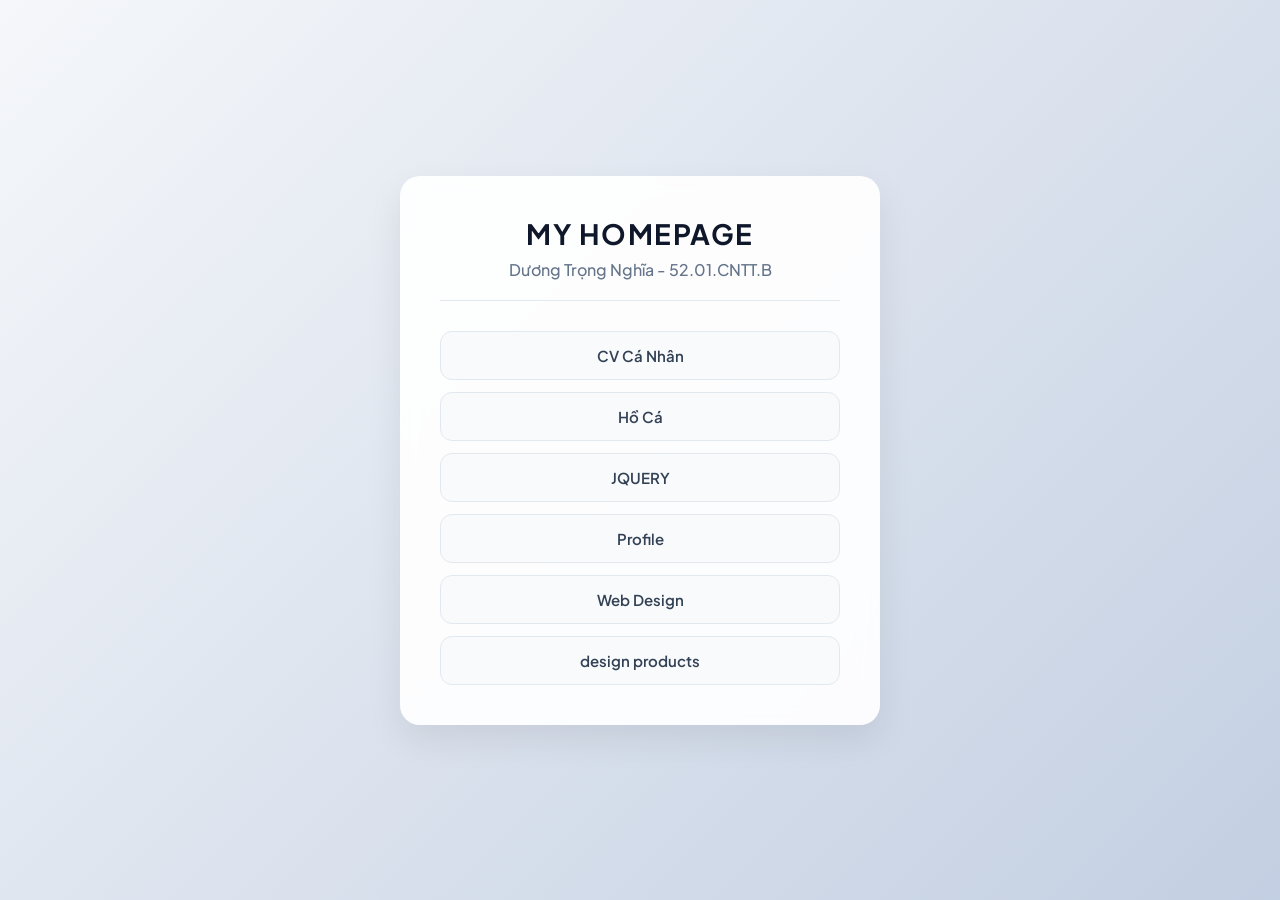
<file: index.html>
<!DOCTYPE html>
<html lang="vi">
<head>
    <meta charset="UTF-8">
    <meta name="viewport" content="width=device-width, initial-scale=1.0">
    <title>My Homepage - Dương Trọng Nghĩa</title>
    <link rel="preconnect" href="https://fonts.googleapis.com">
    <link rel="preconnect" href="https://fonts.gstatic.com" crossorigin>
    <link href="https://fonts.googleapis.com/css2?family=Plus+Jakarta+Sans:wght@400;500;600;700&display=swap" rel="stylesheet">
    
    <style>
        * {
            box-sizing: border-box;
            margin: 0;
            padding: 0;
        }

        body {
            font-family: 'Plus Jakarta Sans', sans-serif;
            background: linear-gradient(135deg, #f5f7fa 0%, #c3cfe2 100%);
            min-height: 100vh;
            display: flex;
            justify-content: center;
            align-items: center;
            padding: 20px;
            color: #1e293b;
        }

        .container {
            background: rgba(255, 255, 255, 0.92);
            backdrop-filter: blur(10px);
            padding: 40px;
            border-radius: 20px;
            box-shadow: 0 15px 35px rgba(0, 0, 0, 0.08);
            width: 100%;
            max-width: 480px;
            text-align: center;
        }

        h1 {
            font-size: 28px;
            font-weight: 700;
            letter-spacing: 1.5px;
            color: #0f172a;
            margin-bottom: 8px;
        }

        h2 {
            font-size: 16px;
            font-weight: 500;
            color: #64748b;
            margin-bottom: 30px;
            padding-bottom: 20px;
            border-bottom: 1px solid #e2e8f0;
        }

        ul {
            list-style: none;
            display: flex;
            flex-direction: column;
            gap: 12px;
        }

        li a {
            display: block;
            text-decoration: none;
            background-color: #f8fafc;
            color: #334155;
            font-weight: 600;
            font-size: 15px;
            padding: 14px 20px;
            border-radius: 12px;
            border: 1px solid #e2e8f0;
            transition: all 0.25s ease;
        }

        li a:hover {
            background-color: #2563eb;
            color: #ffffff;
            border-color: #2563eb;
            transform: translateY(-2px);
            box-shadow: 0 6px 15px rgba(37, 99, 235, 0.25);
        }
    </style>
</head>
<body>
    <div class="container">
        <h1>MY HOMEPAGE</h1>
        <h2>Dương Trọng Nghĩa - 52.01.CNTT.B</h2>
        <ul>
            <li><a href="CV/cv.html">CV Cá Nhân</a></li>
            <li><a href="aquarium/hoca.html">Hồ Cá</a></li>
            <li><a href="JQUERY/JQUERY.html">JQUERY</a></li>
            <li><a href="profile/profile.html">Profile</a></li>
            <li><a href="responsive  web design/webdesign.html">Web Design</a></li>
            <li><a href="design products/tksp.html">design products</a></li>
        </ul>
    </div>
</body>
</html>
</file>
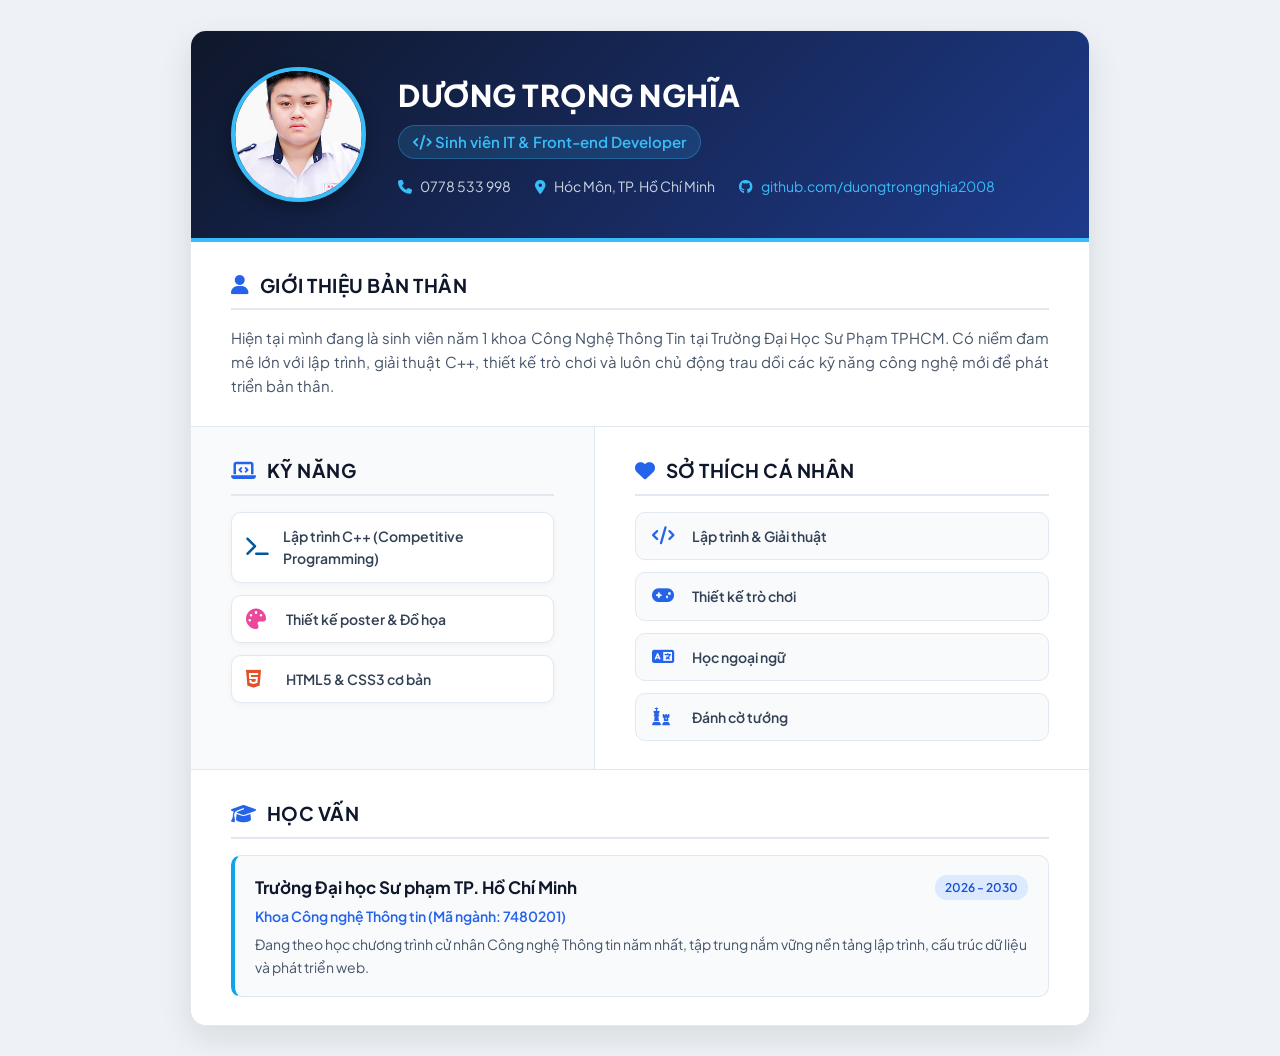
<file: CV cá nhân/index.html>
<!DOCTYPE html>
<html lang="vi">
<head>
    <meta charset="UTF-8">
    <meta name="viewport" content="width=device-width, initial-scale=1.0">
    <title>CV - Dương Trọng Nghĩa | Front-end Developer</title>
    
    <link rel="preconnect" href="https://fonts.googleapis.com">
    <link rel="preconnect" href="https://fonts.gstatic.com" crossorigin>
    <link href="https://fonts.googleapis.com/css2?family=Plus+Jakarta+Sans:wght@400;500;600;700;800&display=swap" rel="stylesheet">
    
    
    <link rel="stylesheet" href="https://cdnjs.cloudflare.com/ajax/libs/font-awesome/6.5.1/css/all.min.css">
    
    
    <link rel="stylesheet" href="style.css">
</head>
<body>

    <div class="cv-container">
        
        <header class="cv-header">
            <div class="avatar-box">
               
                <img src="ảnh.jpg" alt=" Dương Trọng Nghĩa">
            </div>
            <div class="header-info">
                <h1>DƯƠNG TRỌNG NGHĨA</h1>
                <p class="job-title"><i class="fa-solid fa-code"></i> Sinh viên IT &amp; Front-end Developer</p>
                
                <div class="contact-list">
                    <span><i class="fa-solid fa-phone"></i> 0778 533 998</span>
                    <span><i class="fa-solid fa-location-dot"></i> Hóc Môn, TP. Hồ Chí Minh</span>
                    <span><i class="fa-brands fa-github"></i> <a href="https://github.com/duongtrongnghia2008/duongtrongnghia.github.io" target="_blank">github.com/duongtrongnghia2008</a></span>
                </div>
            </div>
        </header>

        
        <section class="cv-section about-section">
            <h2 class="section-title"><i class="fa-solid fa-user"></i> Giới thiệu bản thân</h2>
            <p class="about-text">
                Hiện tại mình đang là sinh viên năm 1 khoa Công Nghệ Thông Tin tại Trường Đại Học Sư Phạm TPHCM. Có niềm đam mê lớn với lập trình, giải thuật C++, thiết kế trò chơi và luôn chủ động trau dồi các kỹ năng công nghệ mới để phát triển bản thân.
            </p>
        </section>

        
        <div class="two-columns">
            
            <section class="cv-section skills-col">
                <h2 class="section-title"><i class="fa-solid fa-laptop-code"></i> Kỹ năng</h2>
                <ul class="skill-list">
                    <li>
                        <i class="fa-solid fa-terminal icon-cpp"></i>
                        <span>Lập trình C++ (Competitive Programming)</span>
                    </li>
                    <li>
                        <i class="fa-solid fa-palette icon-design"></i>
                        <span>Thiết kế poster &amp; Đồ họa</span>
                    </li>
                    <li>
                        <i class="fa-brands fa-html5 icon-html"></i>
                        <span>HTML5 &amp; CSS3 cơ bản</span>
                    </li>
                </ul>
            </section>

          
            <section class="cv-section exp-col">
                <h2 class="section-title"><i class="fa-solid fa-heart"></i> Sở thích cá nhân</h2>
                
                <div class="hobby-grid">
                    <div class="hobby-item">
                        <i class="fa-solid fa-code"></i>
                        <span>Lập trình &amp; Giải thuật</span>
                    </div>
                    <div class="hobby-item">
                        <i class="fa-solid fa-gamepad"></i>
                        <span>Thiết kế trò chơi</span>
                    </div>
                    <div class="hobby-item">
                        <i class="fa-solid fa-language"></i>
                        <span>Học ngoại ngữ</span>
                    </div>
                    <div class="hobby-item">
                        <i class="fa-solid fa-chess"></i>
                        <span>Đánh cờ tướng</span>
                    </div>
                </div>
            </section>
        </div>

    
        <section class="cv-section education-section">
            <h2 class="section-title"><i class="fa-solid fa-graduation-cap"></i> Học vấn</h2>
            <div class="edu-card">
                <div class="item-header">
                    <h3>Trường Đại học Sư phạm TP. Hồ Chí Minh</h3>
                    <span class="badge-time">2026 - 2030</span>
                </div>
                <p class="role-name">Khoa Công nghệ Thông tin (Mã ngành: 7480201)</p>
                <p class="item-desc">Đang theo học chương trình cử nhân Công nghệ Thông tin năm nhất, tập trung nắm vững nền tảng lập trình, cấu trúc dữ liệu và phát triển web.</p>
            </div>
        </section>
    </div>

</body>
</html>
</file>
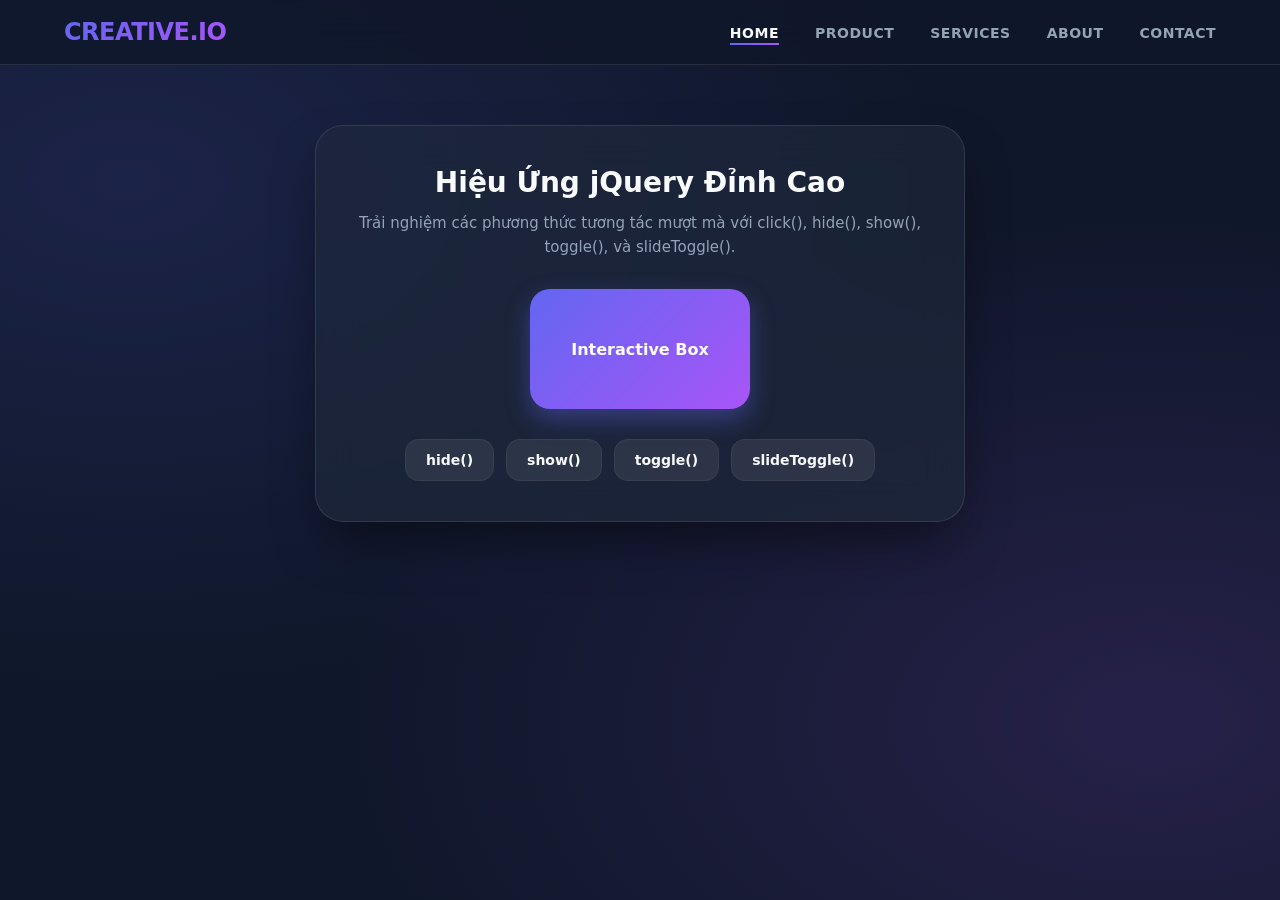
<file: JQUERY/index.html>
<!DOCTYPE html>
<html lang="vi">
<head>
    <meta charset="UTF-8">
    <meta name="viewport" content="width=device-width, initial-scale=1.0">
    <title>Creative Interactive Menu - jQuery</title>
    <script src="https://code.jquery.com/jquery-3.7.1.min.js"></script>
    <style>
        :root {
            --primary-gradient: linear-gradient(135deg, #6366f1 0%, #a855f7 100%);
            --bg-page: #0f172a;
            --card-bg: rgba(30, 41, 59, 0.7);
            --text-main: #f8fafc;
            --text-muted: #94a3b8;
            --accent: #818cf8;
        }

        * {
            margin: 0;
            padding: 0;
            box-sizing: border-box;
            font-family: 'Inter', system-ui, -apple-system, sans-serif;
        }

        body {
            background-color: var(--bg-page);
            color: var(--text-main);
            min-height: 100vh;
            background-image: 
                radial-gradient(at 10% 20%, rgba(99, 102, 241, 0.15) 0px, transparent 50%),
                radial-gradient(at 90% 80%, rgba(168, 85, 247, 0.15) 0px, transparent 50%);
        }

        header {
            background: rgba(15, 23, 42, 0.8);
            backdrop-filter: blur(16px);
            -webkit-backdrop-filter: blur(16px);
            border-bottom: 1px solid rgba(255, 255, 255, 0.1);
            position: sticky;
            top: 0;
            z-index: 100;
        }

        .nav-container {
            max-width: 1200px;
            margin: 0 auto;
            padding: 18px 24px;
            display: flex;
            justify-content: space-between;
            align-items: center;
        }

        .logo {
            font-size: 24px;
            font-weight: 900;
            background: var(--primary-gradient);
            -webkit-background-clip: text;
            -webkit-text-fill-color: transparent;
            letter-spacing: -0.5px;
        }


        #menuButton {
            display: none;
            background: var(--primary-gradient);
            color: #fff;
            border: none;
            padding: 10px 16px;
            border-radius: 12px;
            font-size: 15px;
            font-weight: 700;
            cursor: pointer;
            box-shadow: 0 4px 15px rgba(99, 102, 241, 0.4);
            transition: transform 0.2s;
        }

        #menuButton:active {
            transform: scale(0.95);
        }

       
        #menu {
            display: flex;
            list-style: none;
            gap: 36px;
        }

        #menu li a {
            text-decoration: none;
            color: var(--text-muted);
            font-weight: 600;
            font-size: 14px;
            letter-spacing: 0.5px;
            position: relative;
            transition: color 0.3s;
        }

        #menu li a::after {
            content: '';
            position: absolute;
            width: 0;
            height: 2px;
            bottom: -4px;
            left: 0;
            background: var(--primary-gradient);
            transition: width 0.3s ease;
        }

        #menu li a:hover,
        #menu li a.active {
            color: var(--text-main);
        }

        #menu li a:hover::after,
        #menu li a.active::after {
            width: 100%;
        }

        
        .content {
            max-width: 650px;
            margin: 60px auto;
            padding: 40px;
            background: var(--card-bg);
            backdrop-filter: blur(20px);
            border: 1px solid rgba(255, 255, 255, 0.1);
            border-radius: 28px;
            box-shadow: 0 25px 50px -12px rgba(0, 0, 0, 0.5);
            text-align: center;
        }

        .content h1 {
            font-size: 28px;
            margin-bottom: 12px;
            font-weight: 800;
        }

        .content p {
            color: var(--text-muted);
            font-size: 15px;
            margin-bottom: 30px;
            line-height: 1.6;
        }

        .demo-box {
            width: 220px;
            height: 120px;
            background: var(--primary-gradient);
            color: #fff;
            margin: 0 auto 30px;
            display: flex;
            align-items: center;
            justify-content: center;
            border-radius: 20px;
            font-weight: 700;
            font-size: 16px;
            box-shadow: 0 10px 25px rgba(99, 102, 241, 0.4);
        }

        .btn-group {
            display: flex;
            gap: 12px;
            justify-content: center;
            flex-wrap: wrap;
        }

        .btn-group button {
            padding: 12px 20px;
            border: none;
            border-radius: 14px;
            background: rgba(255, 255, 255, 0.08);
            color: var(--text-main);
            font-weight: 600;
            font-size: 14px;
            cursor: pointer;
            border: 1px solid rgba(255, 255, 255, 0.05);
            transition: all 0.3s ease;
        }

        .btn-group button:hover {
            background: rgba(255, 255, 255, 0.15);
            border-color: var(--accent);
            transform: translateY(-2px);
        }

       
        @media screen and (max-width: 768px) {
            #menuButton {
                display: block; 
            }

            #menu {
                display: none; 
                flex-direction: column;
                width: 100%;
                background: rgba(15, 23, 42, 0.95);
                backdrop-filter: blur(20px);
                position: absolute;
                top: 73px;
                left: 0;
                padding: 24px 0;
                border-bottom: 1px solid rgba(255, 255, 255, 0.1);
                text-align: center;
                gap: 20px;
            }

            #menu li a {
                font-size: 16px;
            }
        }
    </style>
</head>
<body>


    <header>
        <div class="nav-container">
            <div class="logo">CREATIVE.IO</div>
            
        
            <button id="menuButton">☰ MENU</button>

           
            <ul id="menu">
                <li><a href="#" class="active">HOME</a></li>
                <li><a href="#">PRODUCT</a></li>
                <li><a href="#">SERVICES</a></li>
                <li><a href="#">ABOUT</a></li>
                <li><a href="#">CONTACT</a></li>
            </ul>
        </div>
    </header>


    <section class="content">
        <h1>Hiệu Ứng jQuery Đỉnh Cao</h1>
        <p>Trải nghiệm các phương thức tương tác mượt mà với <code>click()</code>, <code>hide()</code>, <code>show()</code>, <code>toggle()</code>, và <code>slideToggle()</code>.</p>
        
        <div class="demo-box" id="box">Interactive Box</div>

        <div class="btn-group">
            <button id="btnHide">hide()</button>
            <button id="btnShow">show()</button>
            <button id="btnToggle">toggle()</button>
            <button id="btnSlide">slideToggle()</button>
        </div>
    </section>


    <script>
        $(document).ready(function () {
           
            $("#menuButton").click(function () {
                $("#menu").slideToggle(300);
            });

          
            $("#btnHide").click(function () {
                $("#box").hide(300);
            });

            $("#btnShow").click(function () {
                $("#box").show(300);
            });

            $("#btnToggle").click(function () {
                $("#box").toggle(300);
            });

            $("#btnSlide").click(function () {
                $("#box").slideToggle(300);
            });
        });
    </script>

</body>
</html>
</file>
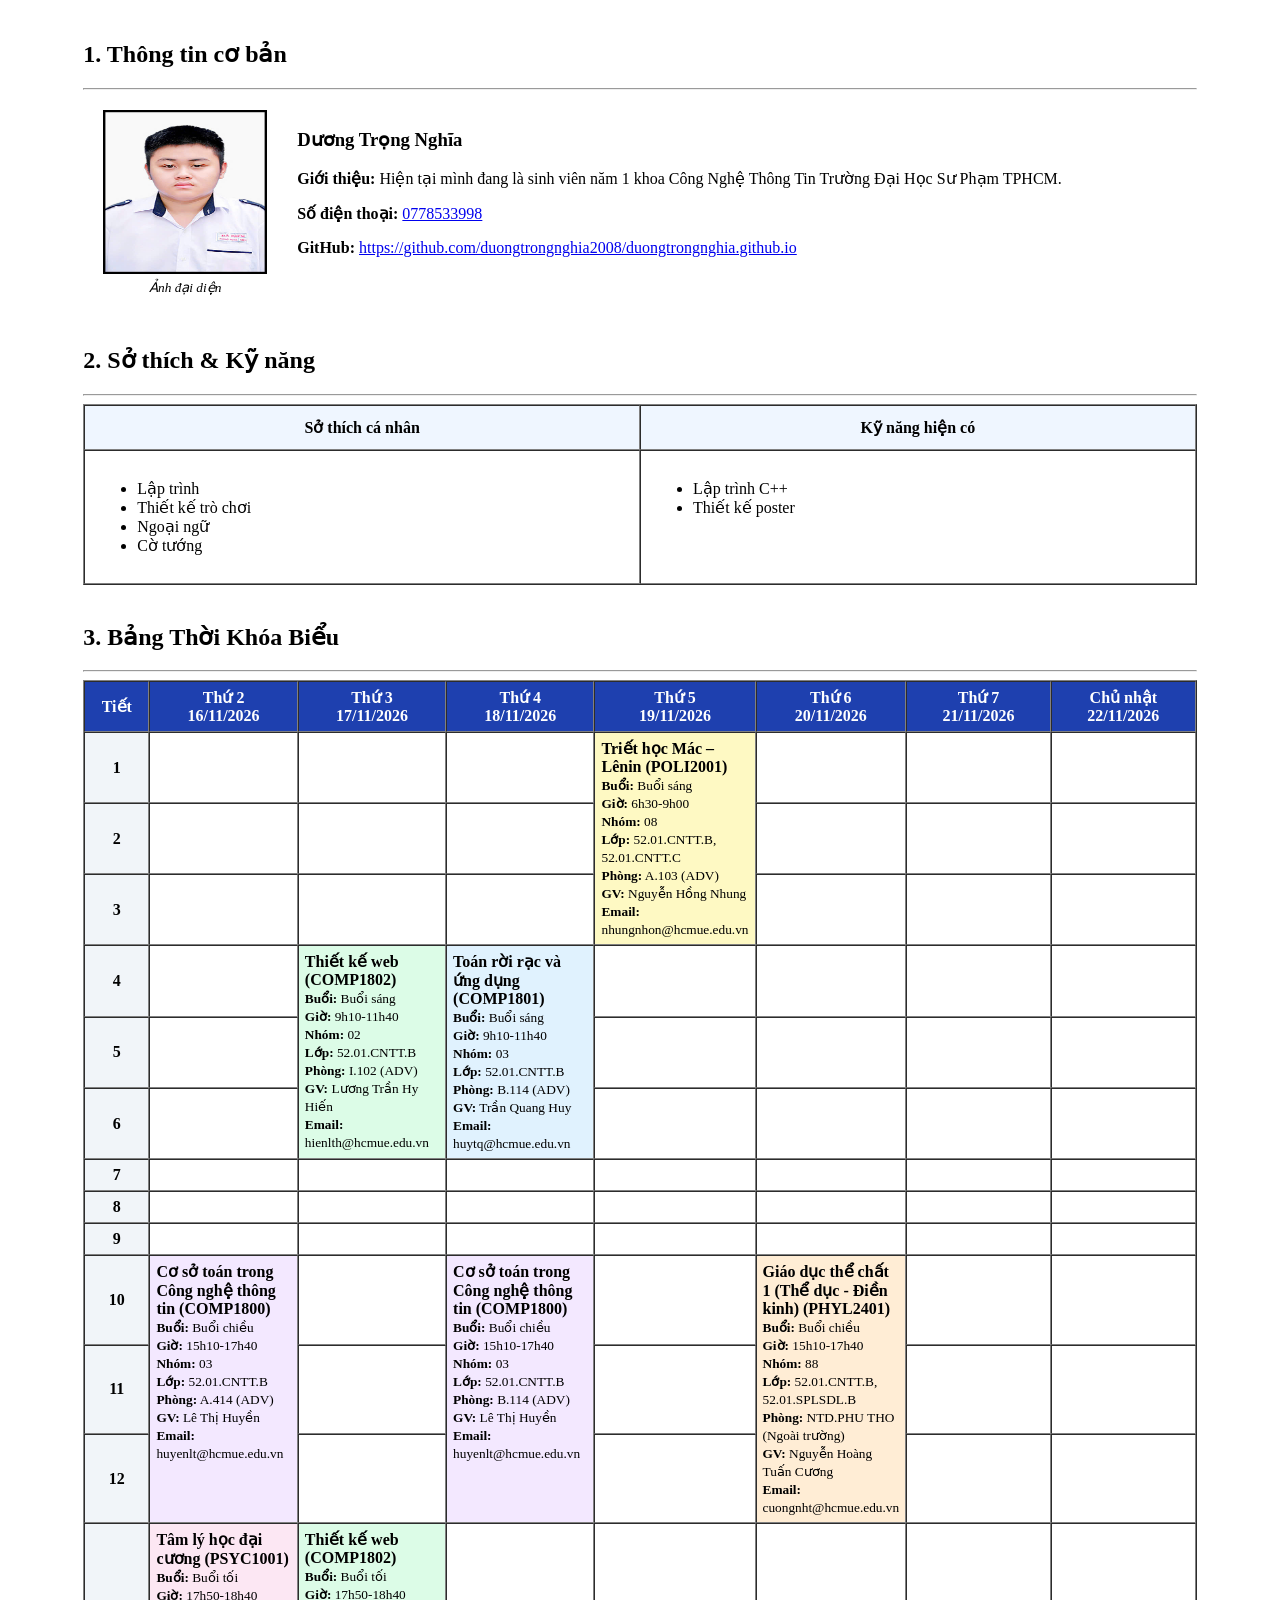
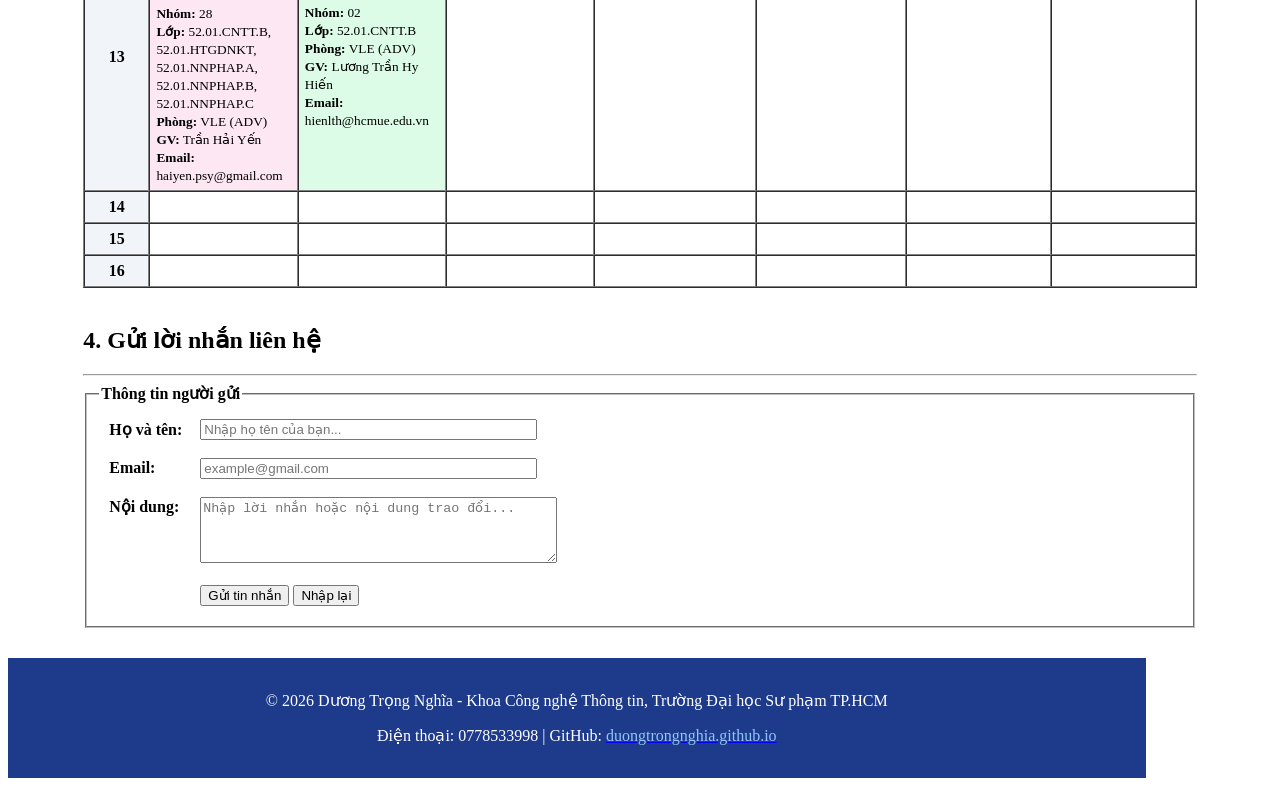
<file: profile cá nhân/index.html>
<!DOCTYPE html>
<html>
    <head>
        <table width="90%" align="center" border="0" cellpadding="10" bgcolor="#ffffff">
            <tr>
                <td>

                    <section id="gioi-thieu">
                        <h2>1. Thông tin cơ bản</h2>
                        <hr>
                        <article>
                            <table width="100%" border="0" cellpadding="10">
                                <tr>
                                    <td width="180" align="center" valign="top">

                                        <img src="photo.jpg" alt="Dương Trọng Nghĩa" width="160" height="160" border="2">
                                        <br><small><i>Ảnh đại diện</i></small>
                                    </td>
                                    <td valign="top">
                                        <h3>Dương Trọng Nghĩa</h3>
                                        <p><b>Giới thiệu:</b> Hiện tại mình đang là sinh viên năm 1 khoa Công Nghệ Thông Tin Trường Đại Học Sư Phạm TPHCM.</p>
                                        <p><b>Số điện thoại:</b> <a href="tel:0778533998">0778533998</a></p>
                                        <p><b>GitHub:</b> <a href="https://github.com/duongtrongnghia2008/duongtrongnghia.github.io" target="_blank">https://github.com/duongtrongnghia2008/duongtrongnghia.github.io</a></p>
                                    </td>
                                </tr>
                            </table>
                        </article>
                    </section>

                    <br>


                    <section id="so-thich-ky-nang">
                        <h2>2. Sở thích &amp; Kỹ năng</h2>
                        <hr>
                        <table width="100%" border="1" cellpadding="12" cellspacing="0">
                            <tr bgcolor="#eff6ff">
                                <th width="50%">Sở thích cá nhân</th>
                                <th width="50%">Kỹ năng hiện có</th>
                            </tr>
                            <tr>
                                <td valign="top">
                                    <article>
                                        <ul>
                                            <li>Lập trình</li>
                                            <li>Thiết kế trò chơi</li>
                                            <li>Ngoại ngữ</li>
                                            <li>Cờ tướng</li>
                                        </ul>
                                    </article>
                                </td>
                                <td valign="top">
                                    <article>
                                        <ul>
                                            <li>Lập trình C++</li>
                                            <li>Thiết kế poster</li>
                                        </ul>
                                    </article>
                                </td>
                            </tr>
                        </table>
                    </section>

                    <br>

                    <section id="thoi-khoa-bieu">
                        <h2>3. Bảng Thời Khóa Biểu </h2>
                        <hr>
                        <article>
                            <table width="100%" border="1" cellpadding="6" cellspacing="0">
                                <thead>
                                    <tr bgcolor="#1e40af">
                                        <th width="6%"><font color="#ffffff">Tiết</font></th>
                                        <th width="13.4%"><font color="#ffffff">Thứ 2<br>16/11/2026</font></th>
                                        <th width="13.4%"><font color="#ffffff">Thứ 3<br>17/11/2026</font></th>
                                        <th width="13.4%"><font color="#ffffff">Thứ 4<br>18/11/2026</font></th>
                                        <th width="13.4%"><font color="#ffffff">Thứ 5<br>19/11/2026</font></th>
                                        <th width="13.4%"><font color="#ffffff">Thứ 6<br>20/11/2026</font></th>
                                        <th width="13.4%"><font color="#ffffff">Thứ 7<br>21/11/2026</font></th>
                                        <th width="13.4%"><font color="#ffffff">Chủ nhật<br>22/11/2026</font></th>
                                    </tr>
                                </thead>
                                <tbody>
                                 
                                    <tr>
                                        <td align="center" bgcolor="#f1f5f9"><b>1</b></td>
                                        <td></td>
                                        <td></td>
                                        <td></td>
                                        <td rowspan="3" valign="top" bgcolor="#fef9c3">
                                            <b>Triết học Mác – Lênin (POLI2001)</b><br>
                                            <small>
                                                <b>Buổi:</b> Buổi sáng<br>
                                                <b>Giờ:</b> 6h30-9h00<br>
                                                <b>Nhóm:</b> 08<br>
                                                <b>Lớp:</b> 52.01.CNTT.B, 52.01.CNTT.C<br>
                                                <b>Phòng:</b> A.103 (ADV)<br>
                                                <b>GV:</b> Nguyễn Hồng Nhung<br>
                                                <b>Email:</b> nhungnhon@hcmue.edu.vn
                                            </small>
                                        </td>
                                        <td></td>
                                        <td></td>
                                        <td></td>
                                    </tr>
                                    <tr>
                                        <td align="center" bgcolor="#f1f5f9"><b>2</b></td>
                                        <td></td>
                                        <td></td>
                                        <td></td>
                                        <td></td>
                                        <td></td>
                                        <td></td>
                                    </tr>
                                    <tr>
                                        <td align="center" bgcolor="#f1f5f9"><b>3</b></td>
                                        <td></td>
                                        <td></td>
                                        <td></td>
                                        <td></td>
                                        <td></td>
                                        <td></td>
                                    </tr>
                                    <tr>
                                        <td align="center" bgcolor="#f1f5f9"><b>4</b></td>
                                        <td></td>
                                        <td rowspan="3" valign="top" bgcolor="#dcfce7">
                                            <b>Thiết kế web (COMP1802)</b><br>
                                            <small>
                                                <b>Buổi:</b> Buổi sáng<br>
                                                <b>Giờ:</b> 9h10-11h40<br>
                                                <b>Nhóm:</b> 02<br>
                                                <b>Lớp:</b> 52.01.CNTT.B<br>
                                                <b>Phòng:</b> I.102 (ADV)<br>
                                                <b>GV:</b> Lương Trần Hy Hiến<br>
                                                <b>Email:</b> hienlth@hcmue.edu.vn
                                            </small>
                                        </td>
                                        <td rowspan="3" valign="top" bgcolor="#e0f2fe">
                                            <b>Toán rời rạc và ứng dụng (COMP1801)</b><br>
                                            <small>
                                                <b>Buổi:</b> Buổi sáng<br>
                                                <b>Giờ:</b> 9h10-11h40<br>
                                                <b>Nhóm:</b> 03<br>
                                                <b>Lớp:</b> 52.01.CNTT.B<br>
                                                <b>Phòng:</b> B.114 (ADV)<br>
                                                <b>GV:</b> Trần Quang Huy<br>
                                                <b>Email:</b> huytq@hcmue.edu.vn
                                            </small>
                                        </td>
                                        <td></td>
                                        <td></td>
                                        <td></td>
                                        <td></td>
                                    </tr>
                                    <tr>
                                        <td align="center" bgcolor="#f1f5f9"><b>5</b></td>
                                        <td></td>
                                        <td></td>
                                        <td></td>
                                        <td></td>
                                        <td></td>
                                    </tr>
                                    <tr>
                                        <td align="center" bgcolor="#f1f5f9"><b>6</b></td>
                                        <td></td>
                                        <td></td>
                                        <td></td>
                                        <td></td>
                                        <td></td>
                                    </tr>

                                    
                                    <tr>
                                        <td align="center" bgcolor="#f1f5f9"><b>7</b></td>
                                        <td></td>
                                        <td></td>
                                        <td></td>
                                        <td></td>
                                        <td></td>
                                        <td></td>
                                        <td></td>
                                    </tr>
                                    <tr>
                                        <td align="center" bgcolor="#f1f5f9"><b>8</b></td>
                                        <td></td>
                                        <td></td>
                                        <td></td>
                                        <td></td>
                                        <td></td>
                                        <td></td>
                                        <td></td>
                                    </tr>
                                    <tr>
                                        <td align="center" bgcolor="#f1f5f9"><b>9</b></td>
                                        <td></td>
                                        <td></td>
                                        <td></td>
                                        <td></td>
                                        <td></td>
                                        <td></td>
                                        <td></td>
                                    </tr>

                                    
                                    <tr>
                                        <td align="center" bgcolor="#f1f5f9"><b>10</b></td>
                                        <td rowspan="3" valign="top" bgcolor="#f3e8ff">
                                            <b>Cơ sở toán trong Công nghệ thông tin (COMP1800)</b><br>
                                            <small>
                                                <b>Buổi:</b> Buổi chiều<br>
                                                <b>Giờ:</b> 15h10-17h40<br>
                                                <b>Nhóm:</b> 03<br>
                                                <b>Lớp:</b> 52.01.CNTT.B<br>
                                                <b>Phòng:</b> A.414 (ADV)<br>
                                                <b>GV:</b> Lê Thị Huyền<br>
                                                <b>Email:</b> huyenlt@hcmue.edu.vn
                                            </small>
                                        </td>
                                        <td></td>
                                        <td rowspan="3" valign="top" bgcolor="#f3e8ff">
                                            <b>Cơ sở toán trong Công nghệ thông tin (COMP1800)</b><br>
                                            <small>
                                                <b>Buổi:</b> Buổi chiều<br>
                                                <b>Giờ:</b> 15h10-17h40<br>
                                                <b>Nhóm:</b> 03<br>
                                                <b>Lớp:</b> 52.01.CNTT.B<br>
                                                <b>Phòng:</b> B.114 (ADV)<br>
                                                <b>GV:</b> Lê Thị Huyền<br>
                                                <b>Email:</b> huyenlt@hcmue.edu.vn
                                            </small>
                                        </td>
                                        <td></td>
                                        <td rowspan="3" valign="top" bgcolor="#ffedd5">
                                            <b>Giáo dục thể chất 1 (Thể dục - Điền kinh) (PHYL2401)</b><br>
                                            <small>
                                                <b>Buổi:</b> Buổi chiều<br>
                                                <b>Giờ:</b> 15h10-17h40<br>
                                                <b>Nhóm:</b> 88<br>
                                                <b>Lớp:</b> 52.01.CNTT.B, 52.01.SPLSDL.B<br>
                                                <b>Phòng:</b> NTD.PHU THO (Ngoài trường)<br>
                                                <b>GV:</b> Nguyễn Hoàng Tuấn Cương<br>
                                                <b>Email:</b> cuongnht@hcmue.edu.vn
                                            </small>
                                        </td>
                                        <td></td>
                                        <td></td>
                                    </tr>
                                    <tr>
                                        <td align="center" bgcolor="#f1f5f9"><b>11</b></td>
                                        <td></td>
                                        <td></td>
                                        <td></td>
                                        <td></td>
                                    </tr>
                                    <tr>
                                        <td align="center" bgcolor="#f1f5f9"><b>12</b></td>
                                        <td></td>
                                        <td></td>
                                        <td></td>
                                        <td></td>
                                    </tr>

                                    
                                    <tr>
                                        <td align="center" bgcolor="#f1f5f9"><b>13</b></td>
                                        <td valign="top" bgcolor="#fce7f3">
                                            <b>Tâm lý học đại cương (PSYC1001)</b><br>
                                            <small>
                                                <b>Buổi:</b> Buổi tối<br>
                                                <b>Giờ:</b> 17h50-18h40<br>
                                                <b>Nhóm:</b> 28<br>
                                                <b>Lớp:</b> 52.01.CNTT.B, 52.01.HTGDNKT, 52.01.NNPHAP.A, 52.01.NNPHAP.B, 52.01.NNPHAP.C<br>
                                                <b>Phòng:</b> VLE (ADV)<br>
                                                <b>GV:</b> Trần Hải Yến<br>
                                                <b>Email:</b> haiyen.psy@gmail.com
                                            </small>
                                        </td>
                                        <td valign="top" bgcolor="#dcfce7">
                                            <b>Thiết kế web (COMP1802)</b><br>
                                            <small>
                                                <b>Buổi:</b> Buổi tối<br>
                                                <b>Giờ:</b> 17h50-18h40<br>
                                                <b>Nhóm:</b> 02<br>
                                                <b>Lớp:</b> 52.01.CNTT.B<br>
                                                <b>Phòng:</b> VLE (ADV)<br>
                                                <b>GV:</b> Lương Trần Hy Hiến<br>
                                                <b>Email:</b> hienlth@hcmue.edu.vn
                                            </small>
                                        </td>
                                        <td></td>
                                        <td></td>
                                        <td></td>
                                        <td></td>
                                        <td></td>
                                    </tr>

                                    
                                    <tr>
                                        <td align="center" bgcolor="#f1f5f9"><b>14</b></td>
                                        <td></td>
                                        <td></td>
                                        <td></td>
                                        <td></td>
                                        <td></td>
                                        <td></td>
                                        <td></td>
                                    </tr>
                                    <tr>
                                        <td align="center" bgcolor="#f1f5f9"><b>15</b></td>
                                        <td></td>
                                        <td></td>
                                        <td></td>
                                        <td></td>
                                        <td></td>
                                        <td></td>
                                        <td></td>
                                    </tr>
                                    <tr>
                                        <td align="center" bgcolor="#f1f5f9"><b>16</b></td>
                                        <td></td>
                                        <td></td>
                                        <td></td>
                                        <td></td>
                                        <td></td>
                                        <td></td>
                                        <td></td>
                                    </tr>
                                </tbody>
                            </table>
                        </article>
                    </section>

                    <br>


                    <section id="lien-he">
                        <h2>4. Gửi lời nhắn liên hệ</h2>
                        <hr>
                        <article>
                            <form action="#" method="post">
                                <fieldset>
                                    <legend><b>Thông tin người gửi</b></legend>
                                    <table border="0" cellpadding="8">
                                        <tr>
                                            <td><label for="fullname"><b>Họ và tên:</b></label></td>
                                            <td><input type="text" id="fullname" name="fullname" size="40" placeholder="Nhập họ tên của bạn..." required></td>
                                        </tr>
                                        <tr>
                                            <td><label for="email"><b>Email:</b></label></td>
                                            <td><input type="email" id="email" name="email" size="40" placeholder="example@gmail.com" required></td>
                                        </tr>
                                        <tr>
                                            <td valign="top"><label for="message"><b>Nội dung:</b></label></td>
                                            <td><textarea id="message" name="message" rows="4" cols="42" placeholder="Nhập lời nhắn hoặc nội dung trao đổi..." required></textarea></td>
                                        </tr>
                                        <tr>
                                            <td></td>
                                            <td>
                                                <button type="submit">Gửi tin nhắn</button>
                                                <button type="reset">Nhập lại</button>
                                            </td>
                                        </tr>
                                    </table>
                                </fieldset>
                            </form>
                        </article>
                    </section>
                </td>
            </tr>
        </table>
    </main>

    <br>

    <footer align="center">
        <table width="90%" border="0" cellpadding="15" bgcolor="#1e3a8a">
            <tr>
                <td align="center">
                    <font color="#ffffff">
                        <p>&copy; 2026 Dương Trọng Nghĩa - Khoa Công nghệ Thông tin, Trường Đại học Sư phạm TP.HCM</p>
                        <p>Điện thoại: 0778533998 | GitHub: <a href="https://github.com/duongtrongnghia2008/duongtrongnghia.github.io" target="_blank"><font color="#93c5fd">duongtrongnghia.github.io</font></a></p>
                    </font>
                </td>
            </tr>
        </table>
    </footer>

</body>
</html>
</file>
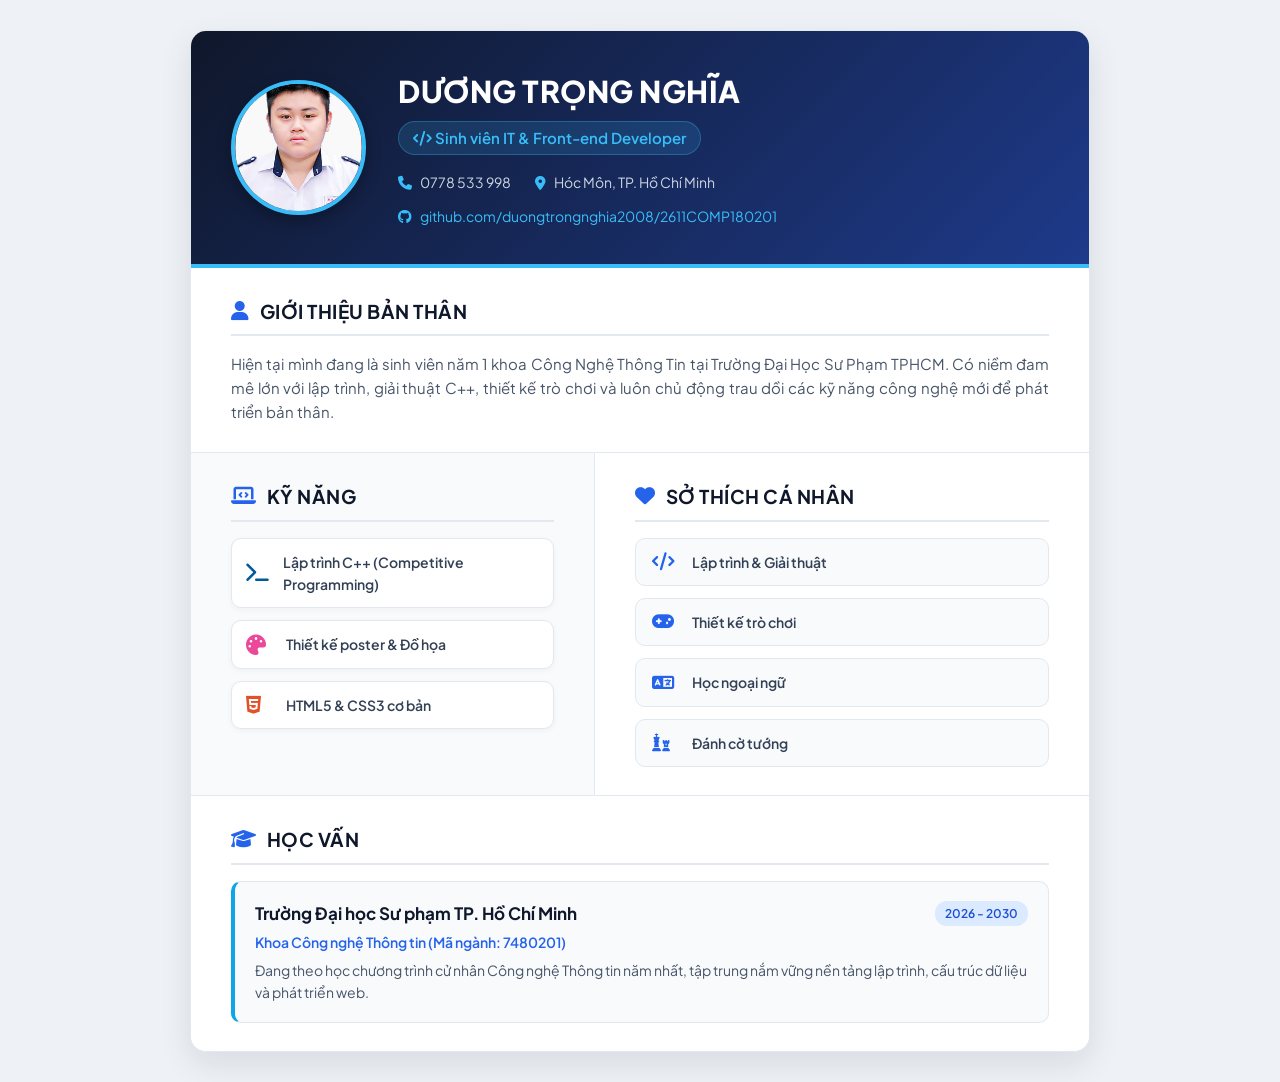
<file: CV/cv.html>
<!DOCTYPE html>
<html lang="vi">
<head>
    <meta charset="UTF-8">
    <meta name="viewport" content="width=device-width, initial-scale=1.0">
    <title>CV - Dương Trọng Nghĩa | Front-end Developer</title>
    
    <link rel="preconnect" href="https://fonts.googleapis.com">
    <link rel="preconnect" href="https://fonts.gstatic.com" crossorigin>
    <link href="https://fonts.googleapis.com/css2?family=Plus+Jakarta+Sans:wght@400;500;600;700;800&display=swap" rel="stylesheet">
    
    
    <link rel="stylesheet" href="https://cdnjs.cloudflare.com/ajax/libs/font-awesome/6.5.1/css/all.min.css">
    
    
    <link rel="stylesheet" href="style.css">
</head>
<body>

    <div class="cv-container">
        
        <header class="cv-header">
            <div class="avatar-box">
               
                <img src="ảnh.jpg" alt=" Dương Trọng Nghĩa">
            </div>
            <div class="header-info">
                <h1>DƯƠNG TRỌNG NGHĨA</h1>
                <p class="job-title"><i class="fa-solid fa-code"></i> Sinh viên IT &amp; Front-end Developer</p>
                
                <div class="contact-list">
                    <span><i class="fa-solid fa-phone"></i> 0778 533 998</span>
                    <span><i class="fa-solid fa-location-dot"></i> Hóc Môn, TP. Hồ Chí Minh</span>
                    <span><i class="fa-brands fa-github"></i> <a href="https://github.com/duongtrongnghia2008/2611COMP180201" target="_blank">github.com/duongtrongnghia2008/2611COMP180201</a></span>
                </div>
            </div>
        </header>

        
        <section class="cv-section about-section">
            <h2 class="section-title"><i class="fa-solid fa-user"></i> Giới thiệu bản thân</h2>
            <p class="about-text">
                Hiện tại mình đang là sinh viên năm 1 khoa Công Nghệ Thông Tin tại Trường Đại Học Sư Phạm TPHCM. Có niềm đam mê lớn với lập trình, giải thuật C++, thiết kế trò chơi và luôn chủ động trau dồi các kỹ năng công nghệ mới để phát triển bản thân.
            </p>
        </section>

        
        <div class="two-columns">
            
            <section class="cv-section skills-col">
                <h2 class="section-title"><i class="fa-solid fa-laptop-code"></i> Kỹ năng</h2>
                <ul class="skill-list">
                    <li>
                        <i class="fa-solid fa-terminal icon-cpp"></i>
                        <span>Lập trình C++ (Competitive Programming)</span>
                    </li>
                    <li>
                        <i class="fa-solid fa-palette icon-design"></i>
                        <span>Thiết kế poster &amp; Đồ họa</span>
                    </li>
                    <li>
                        <i class="fa-brands fa-html5 icon-html"></i>
                        <span>HTML5 &amp; CSS3 cơ bản</span>
                    </li>
                </ul>
            </section>

          
            <section class="cv-section exp-col">
                <h2 class="section-title"><i class="fa-solid fa-heart"></i> Sở thích cá nhân</h2>
                
                <div class="hobby-grid">
                    <div class="hobby-item">
                        <i class="fa-solid fa-code"></i>
                        <span>Lập trình &amp; Giải thuật</span>
                    </div>
                    <div class="hobby-item">
                        <i class="fa-solid fa-gamepad"></i>
                        <span>Thiết kế trò chơi</span>
                    </div>
                    <div class="hobby-item">
                        <i class="fa-solid fa-language"></i>
                        <span>Học ngoại ngữ</span>
                    </div>
                    <div class="hobby-item">
                        <i class="fa-solid fa-chess"></i>
                        <span>Đánh cờ tướng</span>
                    </div>
                </div>
            </section>
        </div>

    
        <section class="cv-section education-section">
            <h2 class="section-title"><i class="fa-solid fa-graduation-cap"></i> Học vấn</h2>
            <div class="edu-card">
                <div class="item-header">
                    <h3>Trường Đại học Sư phạm TP. Hồ Chí Minh</h3>
                    <span class="badge-time">2026 - 2030</span>
                </div>
                <p class="role-name">Khoa Công nghệ Thông tin (Mã ngành: 7480201)</p>
                <p class="item-desc">Đang theo học chương trình cử nhân Công nghệ Thông tin năm nhất, tập trung nắm vững nền tảng lập trình, cấu trúc dữ liệu và phát triển web.</p>
            </div>
        </section>
    </div>

</body>
</html>
</file>
<file: CV cá nhân/style.css>
* {
    box-sizing: border-box;
    margin: 0;
    padding: 0;
}

body {
    font-family: 'Plus Jakarta Sans', sans-serif;
    background: #eef2f6;
    color: #1e293b;
    font-size: 15px;
    line-height: 1.6;
    padding: 30px 15px;
}


.cv-container {
    max-width: 900px;
    margin: 0 auto;
    background: #ffffff;
    border-radius: 16px;
    box-shadow: 0 12px 32px rgba(15, 23, 42, 0.1);
    overflow: hidden;
    border: 1px solid #e2e8f0;
}


.cv-header {
    display: flex;
    align-items: center;
    background: linear-gradient(135deg, #0f172a 0%, #1e3a8a 100%);
    color: #ffffff;
    padding: 36px 40px;
    border-bottom: 4px solid #38bdf8;
}

.avatar-box {
    margin-right: 32px;
    flex-shrink: 0;
}

.avatar-box img {
    display: block;
    width: 135px;
    height: 135px;
    object-fit: cover;
    border-radius: 50%;
    border: 4px solid #38bdf8;
    box-shadow: 0 6px 16px rgba(0, 0, 0, 0.3);
}

.header-info h1 {
    font-size: 30px;
    font-weight: 800;
    letter-spacing: 0.5px;
    color: #ffffff;
    margin-bottom: 6px;
}

.job-title {
    display: inline-block;
    font-size: 15px;
    font-weight: 600;
    color: #38bdf8;
    background: rgba(56, 189, 248, 0.15);
    padding: 4px 14px;
    border-radius: 20px;
    border: 1px solid rgba(56, 189, 248, 0.3);
    margin-bottom: 16px;
}

.contact-list {
    display: flex;
    flex-wrap: wrap;
    gap: 12px 24px;
    font-size: 14px;
    color: #cbd5e1;
}

.contact-list span i {
    color: #38bdf8;
    margin-right: 6px;
}

.contact-list a {
    color: #38bdf8;
    text-decoration: none;
}

.contact-list a:hover {
    text-decoration: underline;
}


.cv-section {
    padding: 28px 40px;
    border-bottom: 1px solid #e2e8f0;
}

.section-title {
    font-size: 19px;
    font-weight: 700;
    color: #0f172a;
    text-transform: uppercase;
    letter-spacing: 0.5px;
    margin-bottom: 16px;
    padding-bottom: 8px;
    border-bottom: 2px solid #e2e8f0;
    display: flex;
    align-items: center;
}

.section-title i {
    color: #2563eb;
    margin-right: 10px;
    font-size: 20px;
}


.about-text {
    color: #475569;
    font-size: 15px;
    text-align: justify;
}


.two-columns {
    display: flex;
    border-bottom: 1px solid #e2e8f0;
}

.skills-col {
    width: 45%;
    background: #f8fafc;
    border-right: 1px solid #e2e8f0;
    border-bottom: none;
}

.exp-col {
    width: 55%;
    border-bottom: none;
}


.skill-list {
    list-style: none;
}

.skill-list li {
    display: flex;
    align-items: center;
    background: #ffffff;
    padding: 12px 14px;
    margin-bottom: 12px;
    border-radius: 10px;
    border: 1px solid #e2e8f0;
    box-shadow: 0 2px 6px rgba(15, 23, 42, 0.04);
    font-weight: 600;
    font-size: 14px;
    color: #334155;
}

.skill-list li:last-child {
    margin-bottom: 0;
}

.skill-list li i {
    font-size: 20px;
    width: 30px;
    margin-right: 10px;
}

.icon-cpp    { color: #00599c; }
.icon-design { color: #ec4899; }
.icon-html   { color: #e34f26; }

/* Lưới sở thích */
.hobby-grid {
    display: flex;
    flex-direction: column;
    gap: 12px;
}

.hobby-item {
    display: flex;
    align-items: center;
    background: #f8fafc;
    padding: 12px 16px;
    border-radius: 10px;
    border: 1px solid #e2e8f0;
    font-weight: 600;
    font-size: 14px;
    color: #334155;
}

.hobby-item i {
    color: #2563eb;
    font-size: 18px;
    width: 30px;
    margin-right: 10px;
}


.education-section {
    border-bottom: none;
    background: #ffffff;
}

.edu-card {
    background: #f8fafc;
    padding: 18px 20px;
    border-radius: 10px;
    border: 1px solid #e2e8f0;
    border-left: 4px solid #0ea5e9;
}

.item-header {
    display: flex;
    justify-content: space-between;
    align-items: center;
    flex-wrap: wrap;
    margin-bottom: 4px;
}

.item-header h3 {
    font-size: 17px;
    font-weight: 700;
    color: #0f172a;
}

.badge-time {
    font-size: 12px;
    font-weight: 600;
    color: #1d4ed8;
    background: #dbeafe;
    padding: 3px 10px;
    border-radius: 12px;
}

.role-name {
    font-size: 14px;
    font-weight: 600;
    color: #2563eb;
    margin-bottom: 6px;
}

.item-desc {
    font-size: 14px;
    color: #475569;
}


@media (max-width: 768px) {
    .cv-header {
        flex-direction: column;
        text-align: center;
        padding: 28px 20px;
    }

    .avatar-box {
        margin-right: 0;
        margin-bottom: 16px;
    }

    .contact-list {
        justify-content: center;
    }

    .two-columns {
        flex-direction: column;
    }

    .skills-col, .exp-col {
        width: 100%;
        border-right: none;
    }

    .skills-col {
        border-bottom: 1px solid #e2e8f0;
    }
}
</file>
<file: CV/style.css>
* {
    box-sizing: border-box;
    margin: 0;
    padding: 0;
}

body {
    font-family: 'Plus Jakarta Sans', sans-serif;
    background: #eef2f6;
    color: #1e293b;
    font-size: 15px;
    line-height: 1.6;
    padding: 30px 15px;
}


.cv-container {
    max-width: 900px;
    margin: 0 auto;
    background: #ffffff;
    border-radius: 16px;
    box-shadow: 0 12px 32px rgba(15, 23, 42, 0.1);
    overflow: hidden;
    border: 1px solid #e2e8f0;
}


.cv-header {
    display: flex;
    align-items: center;
    background: linear-gradient(135deg, #0f172a 0%, #1e3a8a 100%);
    color: #ffffff;
    padding: 36px 40px;
    border-bottom: 4px solid #38bdf8;
}

.avatar-box {
    margin-right: 32px;
    flex-shrink: 0;
}

.avatar-box img {
    display: block;
    width: 135px;
    height: 135px;
    object-fit: cover;
    border-radius: 50%;
    border: 4px solid #38bdf8;
    box-shadow: 0 6px 16px rgba(0, 0, 0, 0.3);
}

.header-info h1 {
    font-size: 30px;
    font-weight: 800;
    letter-spacing: 0.5px;
    color: #ffffff;
    margin-bottom: 6px;
}

.job-title {
    display: inline-block;
    font-size: 15px;
    font-weight: 600;
    color: #38bdf8;
    background: rgba(56, 189, 248, 0.15);
    padding: 4px 14px;
    border-radius: 20px;
    border: 1px solid rgba(56, 189, 248, 0.3);
    margin-bottom: 16px;
}

.contact-list {
    display: flex;
    flex-wrap: wrap;
    gap: 12px 24px;
    font-size: 14px;
    color: #cbd5e1;
}

.contact-list span i {
    color: #38bdf8;
    margin-right: 6px;
}

.contact-list a {
    color: #38bdf8;
    text-decoration: none;
}

.contact-list a:hover {
    text-decoration: underline;
}


.cv-section {
    padding: 28px 40px;
    border-bottom: 1px solid #e2e8f0;
}

.section-title {
    font-size: 19px;
    font-weight: 700;
    color: #0f172a;
    text-transform: uppercase;
    letter-spacing: 0.5px;
    margin-bottom: 16px;
    padding-bottom: 8px;
    border-bottom: 2px solid #e2e8f0;
    display: flex;
    align-items: center;
}

.section-title i {
    color: #2563eb;
    margin-right: 10px;
    font-size: 20px;
}


.about-text {
    color: #475569;
    font-size: 15px;
    text-align: justify;
}


.two-columns {
    display: flex;
    border-bottom: 1px solid #e2e8f0;
}

.skills-col {
    width: 45%;
    background: #f8fafc;
    border-right: 1px solid #e2e8f0;
    border-bottom: none;
}

.exp-col {
    width: 55%;
    border-bottom: none;
}


.skill-list {
    list-style: none;
}

.skill-list li {
    display: flex;
    align-items: center;
    background: #ffffff;
    padding: 12px 14px;
    margin-bottom: 12px;
    border-radius: 10px;
    border: 1px solid #e2e8f0;
    box-shadow: 0 2px 6px rgba(15, 23, 42, 0.04);
    font-weight: 600;
    font-size: 14px;
    color: #334155;
}

.skill-list li:last-child {
    margin-bottom: 0;
}

.skill-list li i {
    font-size: 20px;
    width: 30px;
    margin-right: 10px;
}

.icon-cpp    { color: #00599c; }
.icon-design { color: #ec4899; }
.icon-html   { color: #e34f26; }

/* Lưới sở thích */
.hobby-grid {
    display: flex;
    flex-direction: column;
    gap: 12px;
}

.hobby-item {
    display: flex;
    align-items: center;
    background: #f8fafc;
    padding: 12px 16px;
    border-radius: 10px;
    border: 1px solid #e2e8f0;
    font-weight: 600;
    font-size: 14px;
    color: #334155;
}

.hobby-item i {
    color: #2563eb;
    font-size: 18px;
    width: 30px;
    margin-right: 10px;
}


.education-section {
    border-bottom: none;
    background: #ffffff;
}

.edu-card {
    background: #f8fafc;
    padding: 18px 20px;
    border-radius: 10px;
    border: 1px solid #e2e8f0;
    border-left: 4px solid #0ea5e9;
}

.item-header {
    display: flex;
    justify-content: space-between;
    align-items: center;
    flex-wrap: wrap;
    margin-bottom: 4px;
}

.item-header h3 {
    font-size: 17px;
    font-weight: 700;
    color: #0f172a;
}

.badge-time {
    font-size: 12px;
    font-weight: 600;
    color: #1d4ed8;
    background: #dbeafe;
    padding: 3px 10px;
    border-radius: 12px;
}

.role-name {
    font-size: 14px;
    font-weight: 600;
    color: #2563eb;
    margin-bottom: 6px;
}

.item-desc {
    font-size: 14px;
    color: #475569;
}


@media (max-width: 768px) {
    .cv-header {
        flex-direction: column;
        text-align: center;
        padding: 28px 20px;
    }

    .avatar-box {
        margin-right: 0;
        margin-bottom: 16px;
    }

    .contact-list {
        justify-content: center;
    }

    .two-columns {
        flex-direction: column;
    }

    .skills-col, .exp-col {
        width: 100%;
        border-right: none;
    }

    .skills-col {
        border-bottom: 1px solid #e2e8f0;
    }
}
</file>
